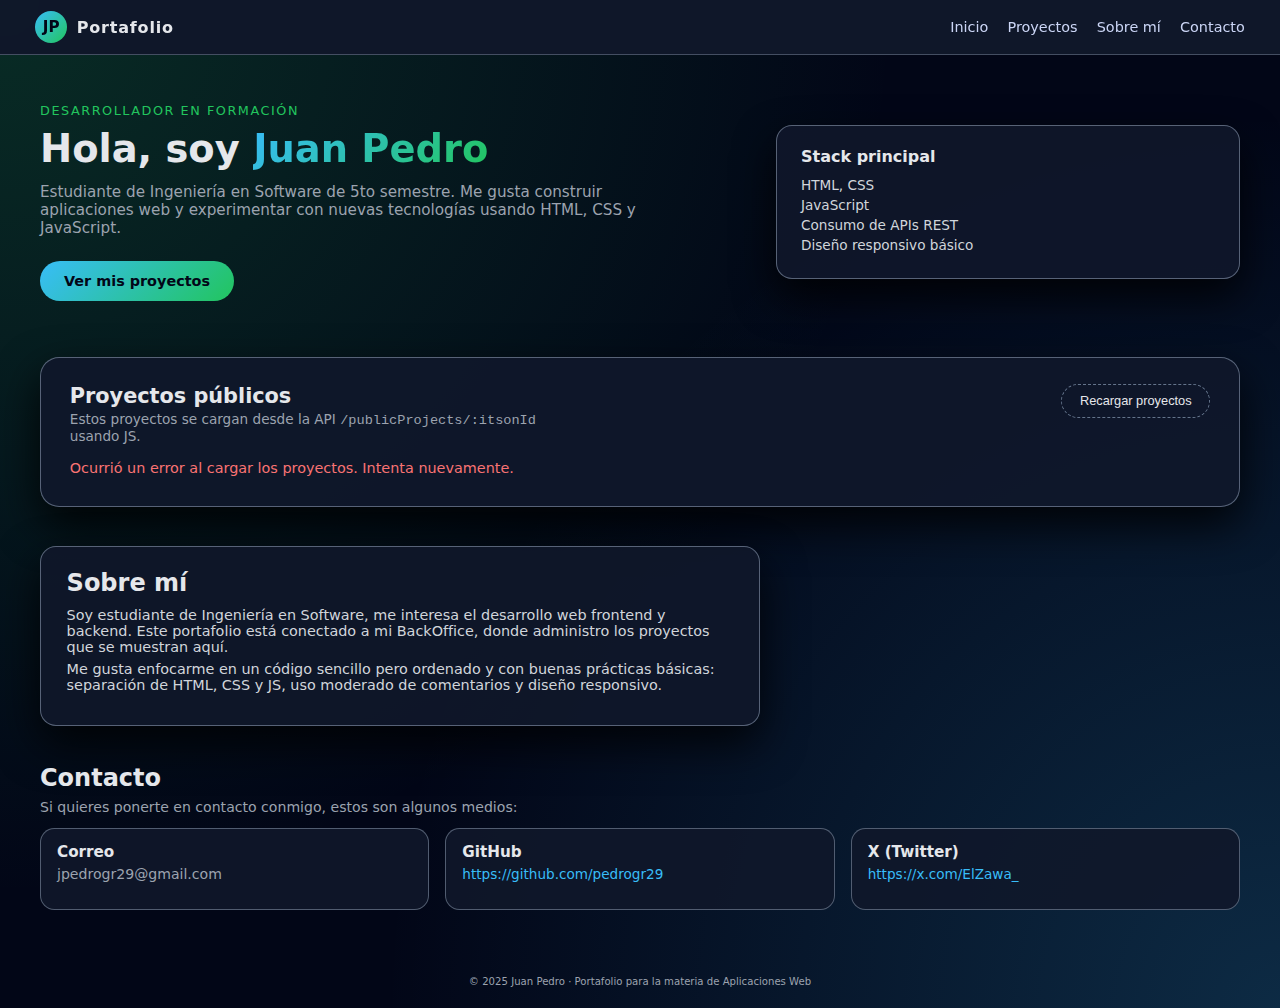
<file: portafolio/index.html>
<!DOCTYPE html>
<html lang="es">
<head>
  <meta charset="UTF-8" />
  <meta name="viewport" content="width=device-width, initial-scale=1.0" />
  <title>Portafolio | JUAN PEDRO</title>

  <link rel="stylesheet" href="css/portafolio.css" />
</head>
<body>
  <!-- Barra de navegación-->
  <header class="top-nav">
    <div class="nav-left">
      <span class="logo">JP</span>
      <span class="brand">Portafolio</span>
    </div>
    <nav class="nav-links">
      <a href="#inicio">Inicio</a>
      <a href="#proyectos">Proyectos</a>
      <a href="#sobre-mi">Sobre mí</a>
      <a href="#contacto">Contacto</a>
    </nav>
  </header>

  <!-- HERO -->
  <section id="inicio" class="hero">
    <div class="hero-text">
      <p class="hero-tag">Desarrollador en formación</p>
      <h1>Hola, soy <span>Juan Pedro</span></h1>
      <p class="hero-description">
        Estudiante de Ingeniería en Software de 5to semestre.
        Me gusta construir aplicaciones web y experimentar con nuevas
        tecnologías usando HTML, CSS y JavaScript.
      </p>
      <a href="#proyectos" class="btn-primary">Ver mis proyectos</a>
    </div>

    <div class="hero-panel">
      <h2>Stack principal</h2>
      <ul>
        <li>HTML, CSS</li>
        <li>JavaScript</li>
        <li>Consumo de APIs REST</li>
        <li>Diseño responsivo básico</li>
      </ul>
    </div>
  </section>

  <!-- SECCIÓN PROYECTOS -->
  <main>
    <section id="proyectos" class="projects-section">
      <header class="projects-header">
        <div>
          <h2>Proyectos públicos</h2>
          <p>
            Estos proyectos se cargan desde la API
            <code>/publicProjects/:itsonId</code> usando JS.
          </p>
        </div>
        <button id="reloadProjects" class="btn-secondary">
          Recargar proyectos
        </button>
      </header>

      <div id="projectsContainer" class="projects-grid">
        <!-- Aquí se insertan las tarjetas desde JS -->
        <p class="loading-msg">Cargando proyectos...</p>
      </div>
    </section>

    <!-- SOBRE MÍ -->
    <section id="sobre-mi" class="about-section">
      <div class="about-card">
        <h2>Sobre mí</h2>
        <p>
          Soy estudiante de Ingeniería en Software, me interesa el desarrollo
          web frontend y backend. Este portafolio está conectado a mi
          BackOffice, donde administro los proyectos que se muestran aquí.
        </p>
        <p>
          Me gusta enfocarme en un código sencillo pero ordenado y con buenas
          prácticas básicas: separación de HTML, CSS y JS, uso moderado de
          comentarios y diseño responsivo.
        </p>
      </div>
    </section>

    <!-- CONTACTO -->
    <section id="contacto" class="contact-section">
      <h2>Contacto</h2>
      <p>Si quieres ponerte en contacto conmigo, estos son algunos medios:</p>
      <div class="contact-grid">
        <div class="contact-item">
          <h3>Correo</h3>
          <p>jpedrogr29@gmail.com</p>
        </div>
        <div class="contact-item">
          <h3>GitHub</h3>
          <p><a href="github" target="_blank">https://github.com/pedrogr29</a></p>
        </div>
        <div class="contact-item">
          <h3>X (Twitter)</h3>
          <p><a href="x" target="_blank">https://x.com/ElZawa_</a></p>
        </div>
      </div>
    </section>
  </main>

  <footer class="main-footer">
    <small>© 2025 Juan Pedro · Portafolio para la materia de Aplicaciones Web</small>
  </footer>

  <script src="js/portafolio.js"></script>
</body>
</html>
</file>
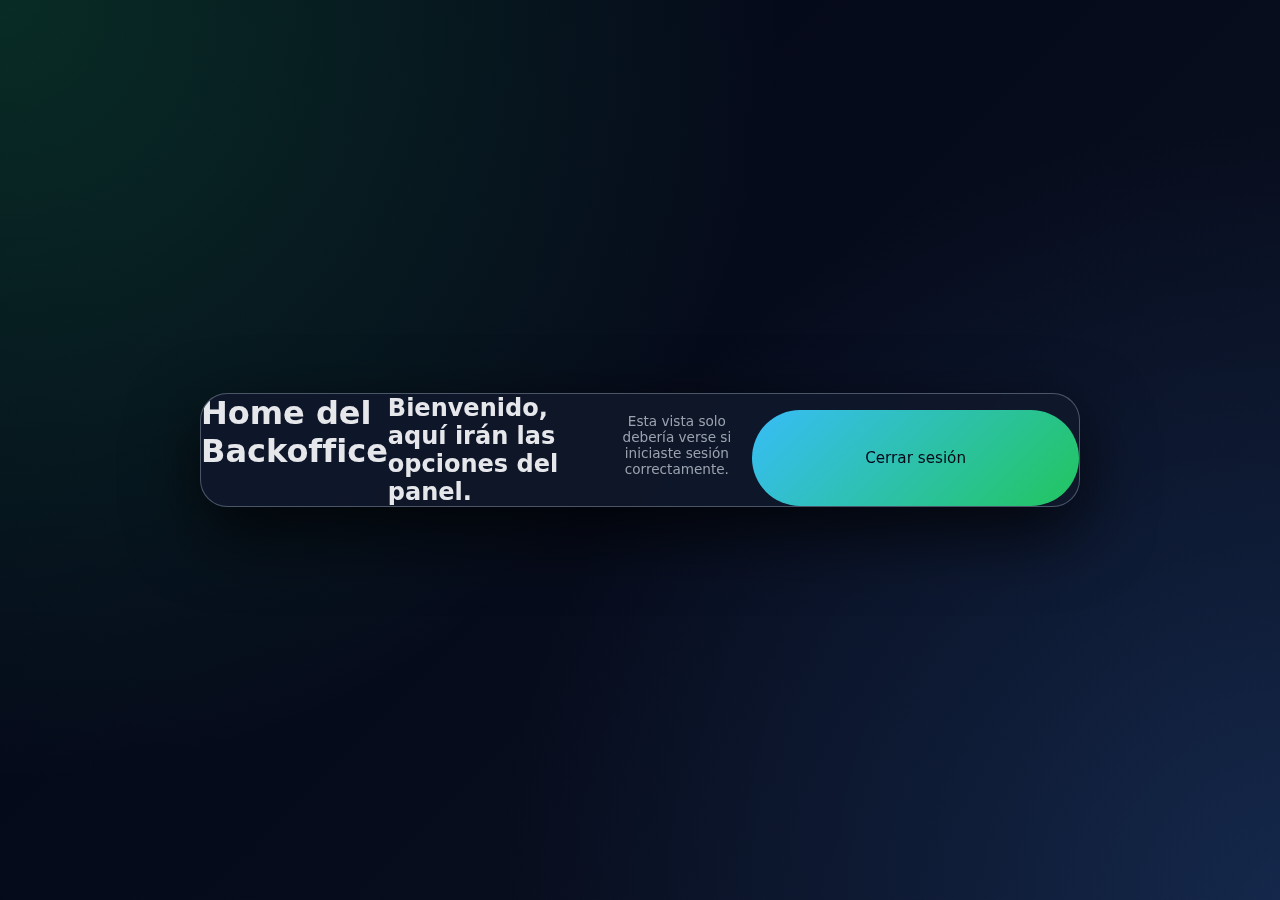
<file: backoffice/home.html>
<!DOCTYPE html>
<html lang="es">
<head>
  <meta charset="UTF-8">
  <meta name="viewport" content="width=device-width, initial-scale=1.0">
  <title>Backoffice - Home</title>
  <link rel="stylesheet" href="css/style.css">
</head>
<body>
  <div class="container">
    <div class="card home-card">
      <h1>Home del Backoffice</h1>
      <h2>Bienvenido, aquí irán las opciones del panel.</h2>

      <p class="redirect-text">
        Esta vista solo debería verse si iniciaste sesión correctamente.
      </p>

      <button id="logoutBtn" class="btn" style="margin-top: 1rem;">
        Cerrar sesión
      </button>
    </div>
  </div>
</body>
</html>
</file>
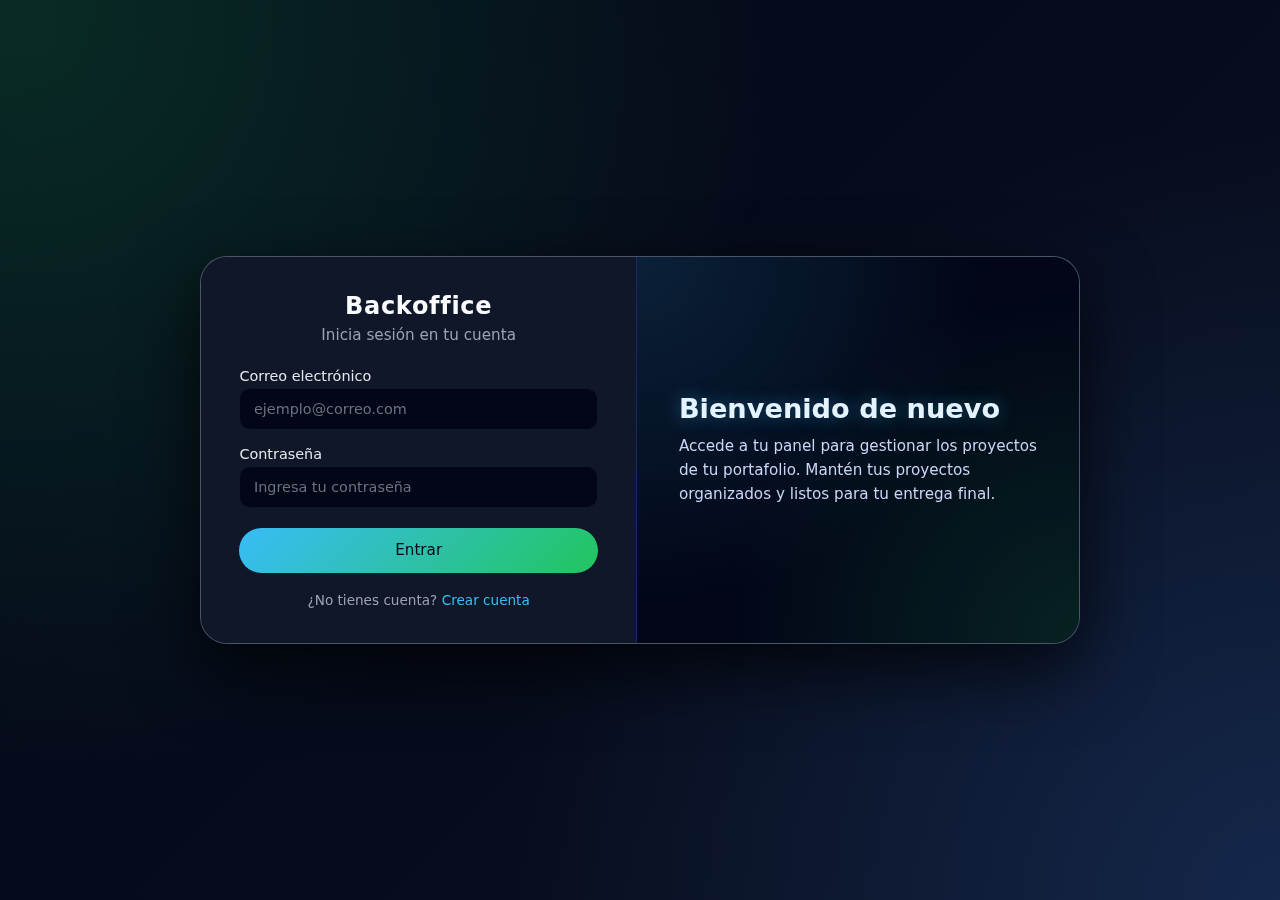
<file: backoffice/login.html>
<!DOCTYPE html>
<html lang="es">
<head>
  <meta charset="UTF-8">
  <meta name="viewport" content="width=device-width, initial-scale=1.0">
  <title>Backoffice - Login</title>
  <link rel="stylesheet" href="css/style.css">
</head>
<body>
  <div class="container">
    <div class="card">

      <div class="card-left">
        <h1>Backoffice</h1>
        <h2>Inicia sesión en tu cuenta</h2>

        <form id="loginForm" class="form">
          <div class="input-group">
            <label for="email">Correo electrónico</label>
            <input
              type="email"
              id="email"
              name="email"
              placeholder="ejemplo@correo.com"
              required
            >
          </div>

          <div class="input-group">
            <label for="password">Contraseña</label>
            <input
              type="password"
              id="password"
              name="password"
              placeholder="Ingresa tu contraseña"
              required
            >
          </div>

          <button type="submit" class="btn">Entrar</button>
        </form>

        <p class="redirect-text">
          ¿No tienes cuenta?
          <a href="register.html">Crear cuenta</a>
        </p>
      </div>

      <div class="card-right">
        <h2 class="welcome-title">Bienvenido de nuevo</h2>
        <p class="welcome-subtitle">
          Accede a tu panel para gestionar los proyectos de tu portafolio.
          Mantén tus proyectos organizados y listos para tu entrega final.
        </p>
      </div>

    </div>
  </div>

  <script src="js/auth.js"></script>
</body>
</html>
</file>
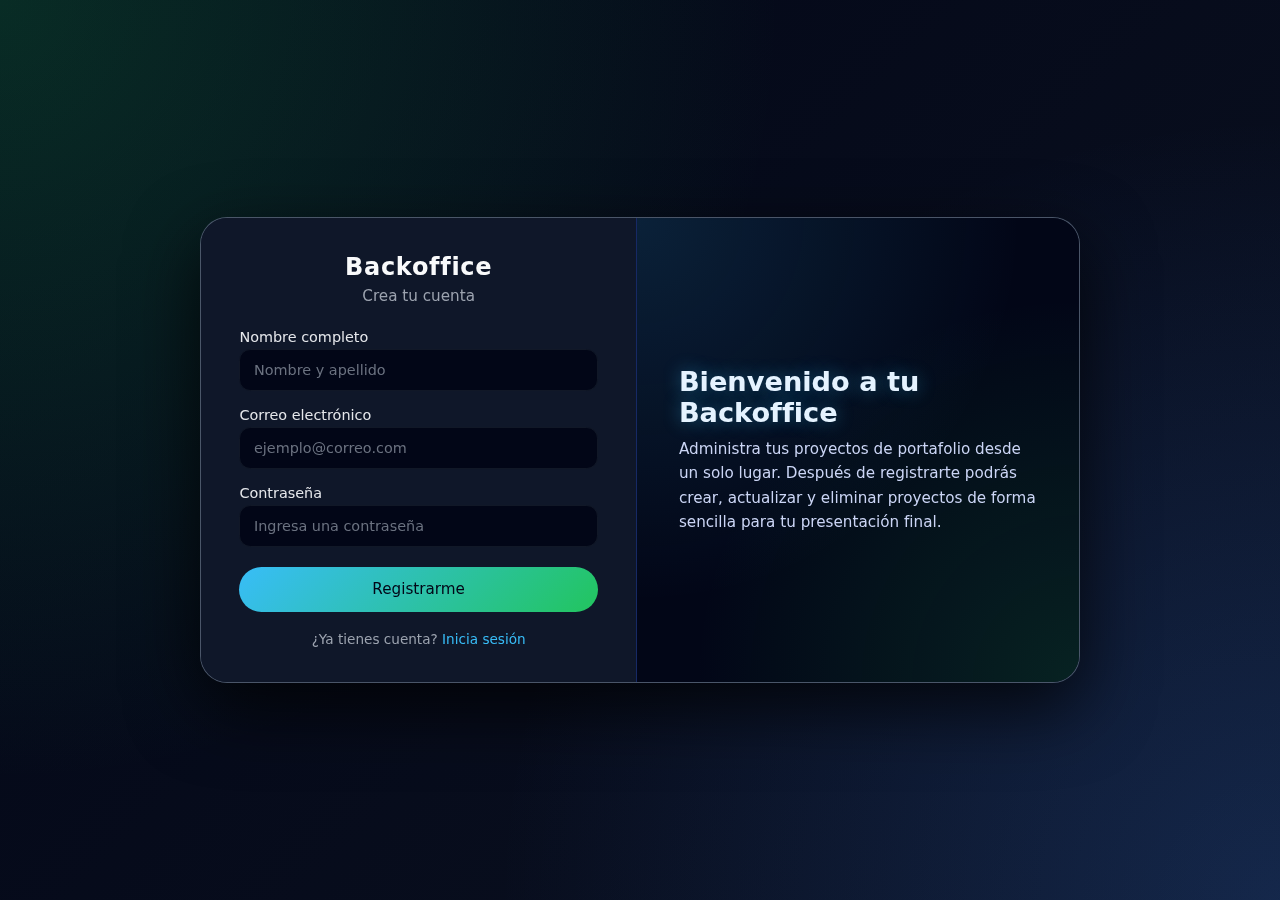
<file: backoffice/register.html>
<!DOCTYPE html>
<html lang="es">
<head>
  <meta charset="UTF-8">
  <meta name="viewport" content="width=device-width, initial-scale=1.0">
  <title>Backoffice - Registro</title>
  <link rel="stylesheet" href="css/style.css">
</head>
<body>
  <div class="container">
    <div class="card">

      <div class="card-left">
        <h1>Backoffice</h1>
        <h2>Crea tu cuenta</h2>

        <form id="registerForm" class="form">
          <div class="input-group">
            <label for="nombre">Nombre completo</label>
            <input
              type="text"
              id="nombre"
              name="nombre"
              placeholder="Nombre y apellido"
              required
            >
          </div>

          <div class="input-group">
            <label for="email">Correo electrónico</label>
            <input
              type="email"
              id="email"
              name="email"
              placeholder="ejemplo@correo.com"
              required
            >
          </div>

          <div class="input-group">
            <label for="password">Contraseña</label>
            <input
              type="password"
              id="password"
              name="password"
              placeholder="Ingresa una contraseña"
              required
            >
          </div>

          <button type="submit" class="btn">Registrarme</button>
        </form>

        <p class="redirect-text">
          ¿Ya tienes cuenta?
          <a href="login.html">Inicia sesión</a>
        </p>
      </div>

      <div class="card-right">
        <h2 class="welcome-title">Bienvenido a tu Backoffice</h2>
        <p class="welcome-subtitle">
          Administra tus proyectos de portafolio desde un solo lugar.
          Después de registrarte podrás crear, actualizar y eliminar
          proyectos de forma sencilla para tu presentación final.
        </p>
      </div>

    </div>
  </div>
</body>
</html>
</file>
<file: portafolio/css/portafolio.css>
* {
  margin: 0;
  padding: 0;
  box-sizing: border-box;
}

body {
  font-family: "Poppins", system-ui, sans-serif;
  color: #e5e7eb;
  background:
    radial-gradient(circle at 0% 0%, #22c55e33 0, transparent 55%),
    radial-gradient(circle at 100% 100%, #38bdf833 0, transparent 55%),
    linear-gradient(135deg, #020617, #020617);
}

/* ---------- Navegación superior ---------- */

.top-nav {
  position: sticky;
  top: 0;
  z-index: 10;
  display: flex;
  justify-content: space-between;
  align-items: center;
  padding: 0.7rem 2.2rem;
  background: rgba(15, 23, 42, 0.98);
  border-bottom: 1px solid rgba(148, 163, 184, 0.4);
  backdrop-filter: blur(10px);
}

.nav-left {
  display: flex;
  align-items: center;
  gap: 0.6rem;
}

.logo {
  width: 32px;
  height: 32px;
  display: inline-flex;
  align-items: center;
  justify-content: center;
  border-radius: 999px;
  background: linear-gradient(135deg, #38bdf8, #22c55e);
  color: #020617;
  font-weight: 700;
  font-size: 0.95rem;
}

.brand {
  font-weight: 600;
  letter-spacing: 0.05em;
}

.nav-links {
  display: flex;
  gap: 1.2rem;
  font-size: 0.9rem;
}

.nav-links a {
  color: #cbd5f5;
  text-decoration: none;
}

.nav-links a:hover {
  color: #ffffff;
}

/* ---------- HERO ---------- */

.hero {
  display: grid;
  grid-template-columns: minmax(0, 2.1fr) minmax(0, 1.4fr);
  padding: 3rem 2.5rem 2.5rem;
  gap: 2.5rem;
}

.hero-text {
  max-width: 640px;
}

.hero-tag {
  font-size: 0.8rem;
  letter-spacing: 0.12em;
  text-transform: uppercase;
  color: #22c55e;
  margin-bottom: 0.6rem;
}

.hero-text h1 {
  font-size: clamp(2.1rem, 3vw, 2.6rem);
  line-height: 1.1;
  margin-bottom: 0.8rem;
}

.hero-text h1 span {
  background: linear-gradient(135deg, #38bdf8, #22c55e);
  -webkit-background-clip: text;
  color: transparent;
}

.hero-description {
  font-size: 0.95rem;
  color: #9ca3af;
  margin-bottom: 1.5rem;
}

.btn-primary {
  display: inline-block;
  padding: 0.75rem 1.5rem;
  border-radius: 999px;
  border: none;
  background: linear-gradient(135deg, #38bdf8, #22c55e);
  color: #020617;
  font-weight: 600;
  font-size: 0.9rem;
  cursor: pointer;
  text-decoration: none;
}

.btn-primary:hover {
  box-shadow: 0 12px 28px rgba(34, 197, 94, 0.4);
  transform: translateY(-1px);
}

/* Panel lateral del hero */

.hero-panel {
  align-self: center;
  background: rgba(15, 23, 42, 0.92);
  border-radius: 1rem;
  border: 1px solid rgba(148, 163, 184, 0.55);
  padding: 1.3rem 1.5rem;
  box-shadow: 0 18px 40px rgba(0, 0, 0, 0.8);
}

.hero-panel h2 {
  font-size: 1rem;
  margin-bottom: 0.7rem;
}

.hero-panel ul {
  list-style: none;
  font-size: 0.85rem;
  color: #d1d5db;
}

.hero-panel li {
  margin-bottom: 0.25rem;
}

/* ---------- Sección proyectos ---------- */

main {
  padding: 0 2.5rem 3rem;
}

.projects-section {
  margin-top: 1rem;
  background: rgba(15, 23, 42, 0.95);
  border-radius: 1.2rem;
  border: 1px solid rgba(148, 163, 184, 0.55);
  padding: 1.6rem 1.8rem 1.9rem;
  box-shadow: 0 18px 44px rgba(0, 0, 0, 0.85);
}

.projects-header {
  display: flex;
  justify-content: space-between;
  align-items: flex-start;
  gap: 1.2rem;
  margin-bottom: 1rem;
}

.projects-header h2 {
  margin-bottom: 0.2rem;
  font-size: 1.3rem;
}

.projects-header p {
  font-size: 0.85rem;
  color: #9ca3af;
  max-width: 480px;
}

.btn-secondary {
  background: transparent;
  border-radius: 999px;
  border: 1px dashed #64748b;
  color: #e5e7eb;
  padding: 0.55rem 1.1rem;
  font-size: 0.8rem;
  cursor: pointer;
}

.btn-secondary:hover {
  border-color: #e5e7eb;
}

/* Grid de proyectos */

.projects-grid {
  margin-top: 0.6rem;
  display: grid;
  grid-template-columns: repeat(auto-fit, minmax(240px, 1fr));
  gap: 1rem;
}

.loading-msg,
.error-msg {
  font-size: 0.9rem;
  color: #9ca3af;
}

.error-msg {
  color: #f97373;
}

/* Tarjeta */

.project-card {
  background: rgba(15, 23, 42, 0.98);
  border-radius: 0.9rem;
  border: 1px solid rgba(148, 163, 184, 0.5);
  padding: 1rem 1rem 0.9rem;
  box-shadow: 0 10px 30px rgba(0, 0, 0, 0.8);
  transition: 0.18s;
}

.project-card:hover {
  transform: translateY(-3px);
  box-shadow: 0 16px 36px rgba(0, 0, 0, 0.9);
}

.project-card h3 {
  margin-bottom: 0.2rem;
  font-size: 1rem;
}

.project-card small {
  display: block;
  font-size: 0.72rem;
  color: #9ca3af;
}

.project-card p {
  margin-top: 0.6rem;
  font-size: 0.86rem;
  color: #d1d5db;
}

.project-meta {
  margin-top: 0.6rem;
  display: flex;
  justify-content: space-between;
  font-size: 0.75rem;
  color: #9ca3af;
}

.project-link {
  margin-top: 0.6rem;
  font-size: 0.8rem;
}

.project-link a {
  color: #38bdf8;
  text-decoration: none;
}

.project-link a:hover {
  text-decoration: underline;
}

/* ---------- Sobre mí ---------- */

.about-section {
  margin-top: 2.4rem;
}

.about-card {
  max-width: 720px;
  background: rgba(15, 23, 42, 0.9);
  border-radius: 1rem;
  border: 1px solid rgba(148, 163, 184, 0.55);
  padding: 1.4rem 1.6rem 1.6rem;
  box-shadow: 0 18px 44px rgba(0, 0, 0, 0.8);
}

.about-card h2 {
  margin-bottom: 0.6rem;
}

.about-card p {
  font-size: 0.9rem;
  color: #d1d5db;
  margin-bottom: 0.4rem;
}

/* ---------- Contacto ---------- */

.contact-section {
  margin-top: 2.4rem;
}

.contact-section h2 {
  margin-bottom: 0.4rem;
}

.contact-section p {
  font-size: 0.88rem;
  color: #9ca3af;
  margin-bottom: 0.8rem;
}

.contact-grid {
  display: grid;
  grid-template-columns: repeat(auto-fit, minmax(190px, 1fr));
  gap: 1rem;
}

.contact-item {
  background: rgba(15, 23, 42, 0.9);
  border-radius: 0.9rem;
  border: 1px solid rgba(148, 163, 184, 0.5);
  padding: 0.9rem 1rem;
}

.contact-item h3 {
  margin-bottom: 0.3rem;
  font-size: 0.95rem;
}

.contact-item a {
  color: #38bdf8;
  text-decoration: none;
  font-size: 0.85rem;
}

.contact-item a:hover {
  text-decoration: underline;
}

/* ---------- Footer ---------- */

.main-footer {
  padding: 1rem 2.5rem 1.3rem;
  text-align: center;
  font-size: 0.76rem;
  color: #9ca3af;
}

/* ---------- Responsive ---------- */

@media (max-width: 800px) {
  .hero {
    grid-template-columns: 1fr;
    padding: 2.4rem 1.4rem 1.8rem;
  }

  main {
    padding: 0 1.4rem 2.2rem;
  }

  .top-nav {
    padding: 0.6rem 1.1rem;
  }

}
</file>
<file: backoffice/css/style.css>
* {
  margin: 0;
  padding: 0;
  box-sizing: border-box;
  font-family: "Poppins", system-ui, sans-serif;
}

body {
  min-height: 100vh;
  display: flex;
  flex-direction: column;
  background:
    radial-gradient(circle at 0% 0%, #22c55e33 0, transparent 50%),
    radial-gradient(circle at 100% 100%, #3b82f633 0, transparent 50%),
    linear-gradient(135deg, #020617, #0b1120);
  color: #e5e7eb;
}


.container {
  flex: 1;
  display: flex;
  justify-content: center;
  align-items: center;
  padding: 2.5rem 1.5rem;
}

.card {
  width: 100%;
  max-width: 880px;
  border-radius: 1.7rem;
  background: rgba(15, 23, 42, 0.9);
  border: 1px solid rgba(148, 163, 184, 0.45);
  box-shadow: 0 25px 70px rgba(0, 0, 0, 0.75);
  backdrop-filter: blur(16px);
  overflow: hidden;

  display: flex;
}

.home-card {
  max-width: 880px;
}

.card-left {
  flex: 1;
  padding: 2.2rem 2.4rem;
  background: rgba(15, 23, 42, 0.98);
  border-right: 1px solid rgba(30, 64, 175, 0.45);

  display: flex;
  flex-direction: column;
  justify-content: center;
}

.card-right {
  flex: 1;
  padding: 2.4rem 2.6rem;
  background:
    radial-gradient(circle at 0% 0%, rgba(56, 189, 248, 0.15), transparent 60%),
    radial-gradient(circle at 100% 100%, rgba(34, 197, 94, 0.15), transparent 60%),
    linear-gradient(135deg, #020617, #020617);
  display: flex;
  flex-direction: column;
  justify-content: center;
}

.card > :only-child {
  flex: 1;
}


.card-left h1 {
  font-size: 1.5rem;
  letter-spacing: 0.03em;
  font-weight: 600;
  margin-bottom: 0.4rem;
  color: #f9fafb;
  text-align: center;
}

.card-left h2 {
  font-size: 0.95rem;
  font-weight: 400;
  margin-bottom: 1.5rem;
  color: #9ca3af;
  text-align: center;
}

.welcome-title {
  font-size: 1.7rem;
  font-weight: 600;
  margin-bottom: 0.6rem;
  color: #e5f3ff;
  text-shadow: 0 0 18px rgba(56, 189, 248, 0.4);
}

.welcome-subtitle {
  font-size: 0.95rem;
  color: #cbd5f5;
  line-height: 1.6;
}

.home-subtitle {
  font-size: 0.9rem;
  color: #9ca3af;
}


.form {
  display: flex;
  flex-direction: column;
  gap: 1rem;
}

.input-group {
  text-align: left;
}

.input-group label {
  display: block;
  margin-bottom: 0.25rem;
  font-size: 0.9rem;
  color: #e5e7eb;
}

.input-group input {
  width: 100%;
  padding: 0.75rem 0.85rem;
  border-radius: 0.7rem;
  border: 1px solid #111827;
  background: #020617;
  color: #e5e7eb;
  font-size: 0.9rem;
  transition: border 0.25s ease, box-shadow 0.25s ease, background 0.25s ease;
}

.input-group input::placeholder {
  color: #6b7280;
}

.input-group input:focus {
  outline: none;
  border-color: #38bdf8;
  box-shadow: 0 0 0 1px rgba(56, 189, 248, 0.6);
  background: #020819;
}


.btn {
  margin-top: 0.2rem;
  width: 100%;
  padding: 0.85rem;
  border-radius: 999px;
  border: none;
  font-size: 0.95rem;
  font-weight: 500;
  cursor: pointer;
  background: linear-gradient(135deg, #38bdf8, #22c55e);
  color: #020617;
  transition: transform 0.15s ease, box-shadow 0.15s ease, filter 0.15s ease;
}

.btn:hover {
  transform: translateY(-1px);
  box-shadow: 0 12px 30px rgba(34, 197, 94, 0.45);
  filter: brightness(1.02);
}

.btn-small {
  width: auto;
  padding: 0.45rem 0.9rem;
  border-radius: 999px;
  font-size: 0.8rem;
}

.btn-logout {
  background: linear-gradient(135deg, #fb7185, #f97316);
  color: #111827;
}

.btn-logout:hover {
  box-shadow: 0 10px 25px rgba(248, 113, 113, 0.45);
}

.btn-secondary {
  background: transparent;
  border: 1px dashed #6b7280;
  color: #e5e7eb;
}


.redirect-text {
  margin-top: 1.2rem;
  font-size: 0.85rem;
  color: #9ca3af;
  text-align: center;
}

.redirect-text a {
  color: #38bdf8;
  text-decoration: none;
  font-weight: 500;
}

.redirect-text a:hover {
  text-decoration: underline;
}


.home-header {
  display: flex;
  justify-content: space-between;
  align-items: center;
  gap: 1rem;
  margin-bottom: 1.3rem;
}

.projects-section h2 {
  font-size: 1rem;
  color: #e5e7eb;
  margin-bottom: 0.6rem;
}

.project-form {
  margin-top: 0.6rem;
  margin-bottom: 1rem;
  padding: 0.8rem;
  border-radius: 0.8rem;
  background: rgba(15, 23, 42, 0.8);
  border: 1px solid rgba(148, 163, 184, 0.45);
}

.projects-list {
  display: flex;
  flex-direction: column;
  gap: 0.8rem;
}

.project-card {
  padding: 0.8rem 0.9rem;
  border-radius: 0.8rem;
  border: 1px solid rgba(148, 163, 184, 0.4);
  background: rgba(15, 23, 42, 0.9);
}

.project-card h3 {
  font-size: 0.95rem;
  color: #e5e7eb;
  margin-bottom: 0.25rem;
}

.project-desc {
  font-size: 0.82rem;
  color: #9ca3af;
  margin-bottom: 0.6rem;
}

.project-actions {
  display: flex;
  gap: 0.5rem;
}

.btn-delete {
  background: #f97316;
  color: #111827;
}

.btn-delete:hover {
  box-shadow: 0 10px 20px rgba(249, 115, 22, 0.45);
}


footer {
  text-align: center;
  padding: 0.7rem 0;
  font-size: 0.75rem;
  color: #9ca3af;
}

@media (max-width: 720px) {
  .card {
    flex-direction: column;
    max-width: 460px;
  }

  .card-left,
  .card-right {
    padding: 1.8rem 1.6rem;
  }

  .welcome-title {
    font-size: 1.4rem;
  }

  .home-header {
    flex-direction: column;
    align-items: flex-start;
  }
}
</file>
